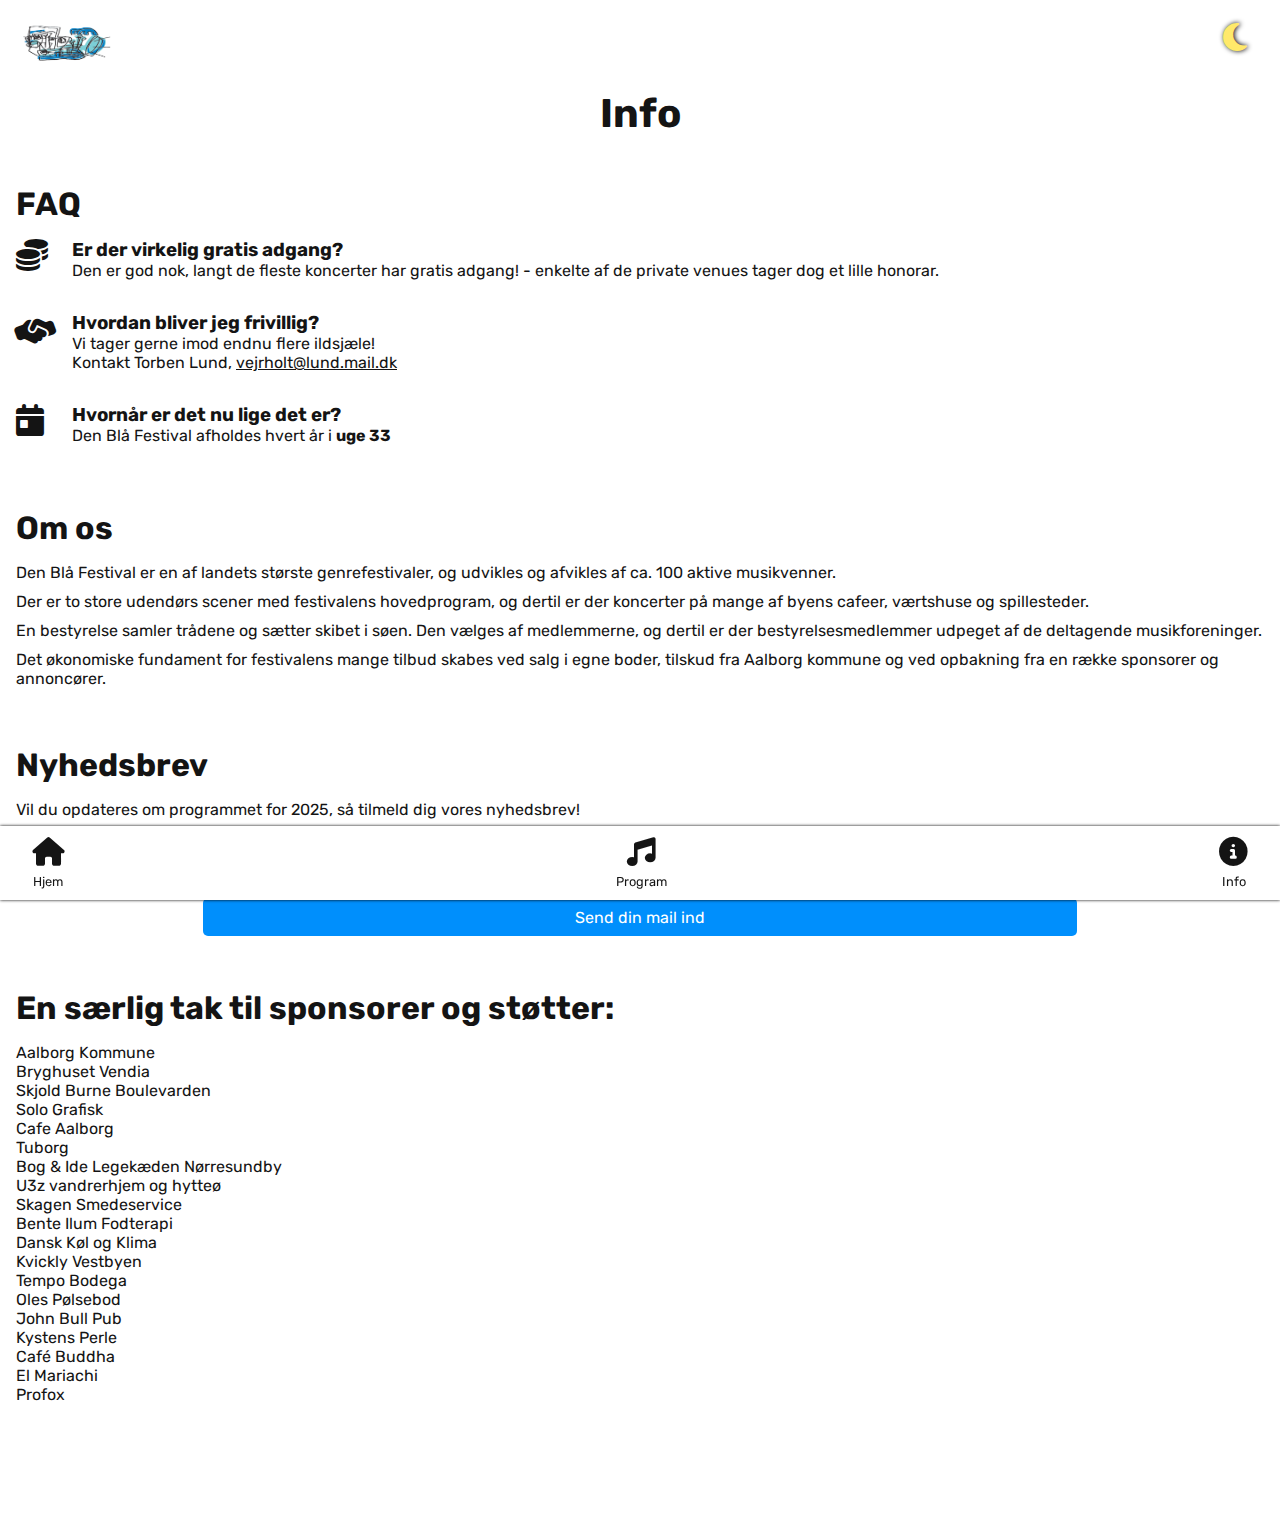
<file: info.html>
<!DOCTYPE html>
<html lang="en">
  <head>
    <meta charset="UTF-8" />
    <meta name="viewport" content="width=device-width, initial-scale=1.0" />
    <title>Info | Den Blå Festival</title>
    <link rel="stylesheet" href="./assets/css/styles.css" />
    <link
      rel="stylesheet"
      href="https://cdnjs.cloudflare.com/ajax/libs/font-awesome/6.7.2/css/all.min.css"
    />
    <script src="./assets/js/app.js" defer></script>
    <meta name="description" content="" />
  </head>
  <body>
    <header>
      <div class="headerIconWrapper">
        <img src="./assets/images/Logo fritlagt.png" alt="Logo" title="logo" />
        <button id="themeSwitch">
          <i class="fa-solid fa-moon"></i>
          <i class="fa-solid fa-sun"></i>
        </button>
      </div>
    </header>
    <main class="info_page">
      <h1>Info</h1>

      <section class="info_faq">
        <h2>FAQ</h2>

        <div class="info_faq1">
          <i class="fa-solid fa-coins"></i>
          <span class="text1">
            <h3>Er der virkelig gratis adgang?</h3>
            <p>
              Den er god nok, langt de fleste koncerter har gratis adgang! -
              enkelte af de private venues tager dog et lille honorar.
            </p>
          </span>
        </div>

        <div class="info_faq2">
          <i class="fa-solid fa-handshake-angle"></i>
          <span class="text2">
            <h3>Hvordan bliver jeg frivillig?</h3>
            <p>
              Vi tager gerne imod endnu flere ildsjæle! <br />
              Kontakt Torben Lund, <a href="mailto:vejrholt@lund.mail.dk">vejrholt@lund.mail.dk</a>
            </p>
          </span>
        </div>

        <div class="info_faq3">
          <i class="fa-solid fa-calendar-day"></i>
          <span class="text3">
            <h3>Hvornår er det nu lige det er?</h3>
            <p>Den Blå Festival afholdes hvert år i <strong>uge 33</strong></p>
          </span>
        </div
      </section>

      <section class="info_om_os">
        <h2>Om os</h2>
        <p>
          Den Blå Festival er en af landets største genrefestivaler, og udvikles
          og afvikles af ca. 100 aktive musikvenner.
        </p>

        <p>
          Der er to store udendørs scener med festivalens hovedprogram, og
          dertil er der koncerter på mange af byens cafeer, værtshuse og
          spillesteder.
        </p>
        <p>
          En bestyrelse samler trådene og sætter skibet i søen. Den vælges af
          medlemmerne, og dertil er der bestyrelsesmedlemmer udpeget af de
          deltagende musikforeninger.
        </p>
        <p>
          Det økonomiske fundament for festivalens mange tilbud skabes ved salg
          i egne boder, tilskud fra Aalborg kommune og ved opbakning fra en
          række sponsorer og annoncører.
        </p>
      </section>



      <section class="info_nyhedsbrev animNyhed nyhedHidden">
        <h2>Nyhedsbrev</h2>
        <p>
          Vil du opdateres om programmet for 2025, så tilmeld dig vores
          nyhedsbrev!
        </p>
        <fieldset class="nyhedsbrev_submit">
          <label for="email"></label>
          <input type="email" id="email" placeholder="Skriv din mail her" required
          />
          <input type="submit" id="submit" value="Send din mail ind" />
        </fieldset>
      </section>



      <section class="info_sponsorer">
              <h2>En særlig tak til sponsorer og støtter:</h2>
      <p>
        Aalborg Kommune <br />
        Bryghuset Vendia <br />
        Skjold Burne Boulevarden <br />
        Solo Grafisk <br />
        Cafe Aalborg <br />
        Tuborg <br />
        Bog & Ide Legekæden Nørresundby <br />
        U3z vandrerhjem og hytteø <br />
        Skagen Smedeservice <br />
        Bente Ilum Fodterapi <br />
        Dansk Køl og Klima <br />
        Kvickly Vestbyen <br />
        Tempo Bodega <br />
        Oles Pølsebod <br />
        John Bull Pub <br />
        Kystens Perle <br />
        Café Buddha <br />
        El Mariachi <br />
        Profox
      </p>
      </section>

    </main>

    <footer>
      <nav>
        <ul>
          <li>
            <a href="index.html"><i class="fa-solid fa-house icon"></i></a>
            <p>Hjem</p>
          </li>
          <li>
            <a href="program.html"><i class="fa-solid fa-music icon"></i></a>
            <p>Program</p>
          </li>
          <li>
            <a href="info.html"><i class="fa-solid fa-circle-info icon"></i></a>
            <p>Info</p>
          </li>
        </ul>
      </nav>
    </footer>
  </body>
</html>
</file>
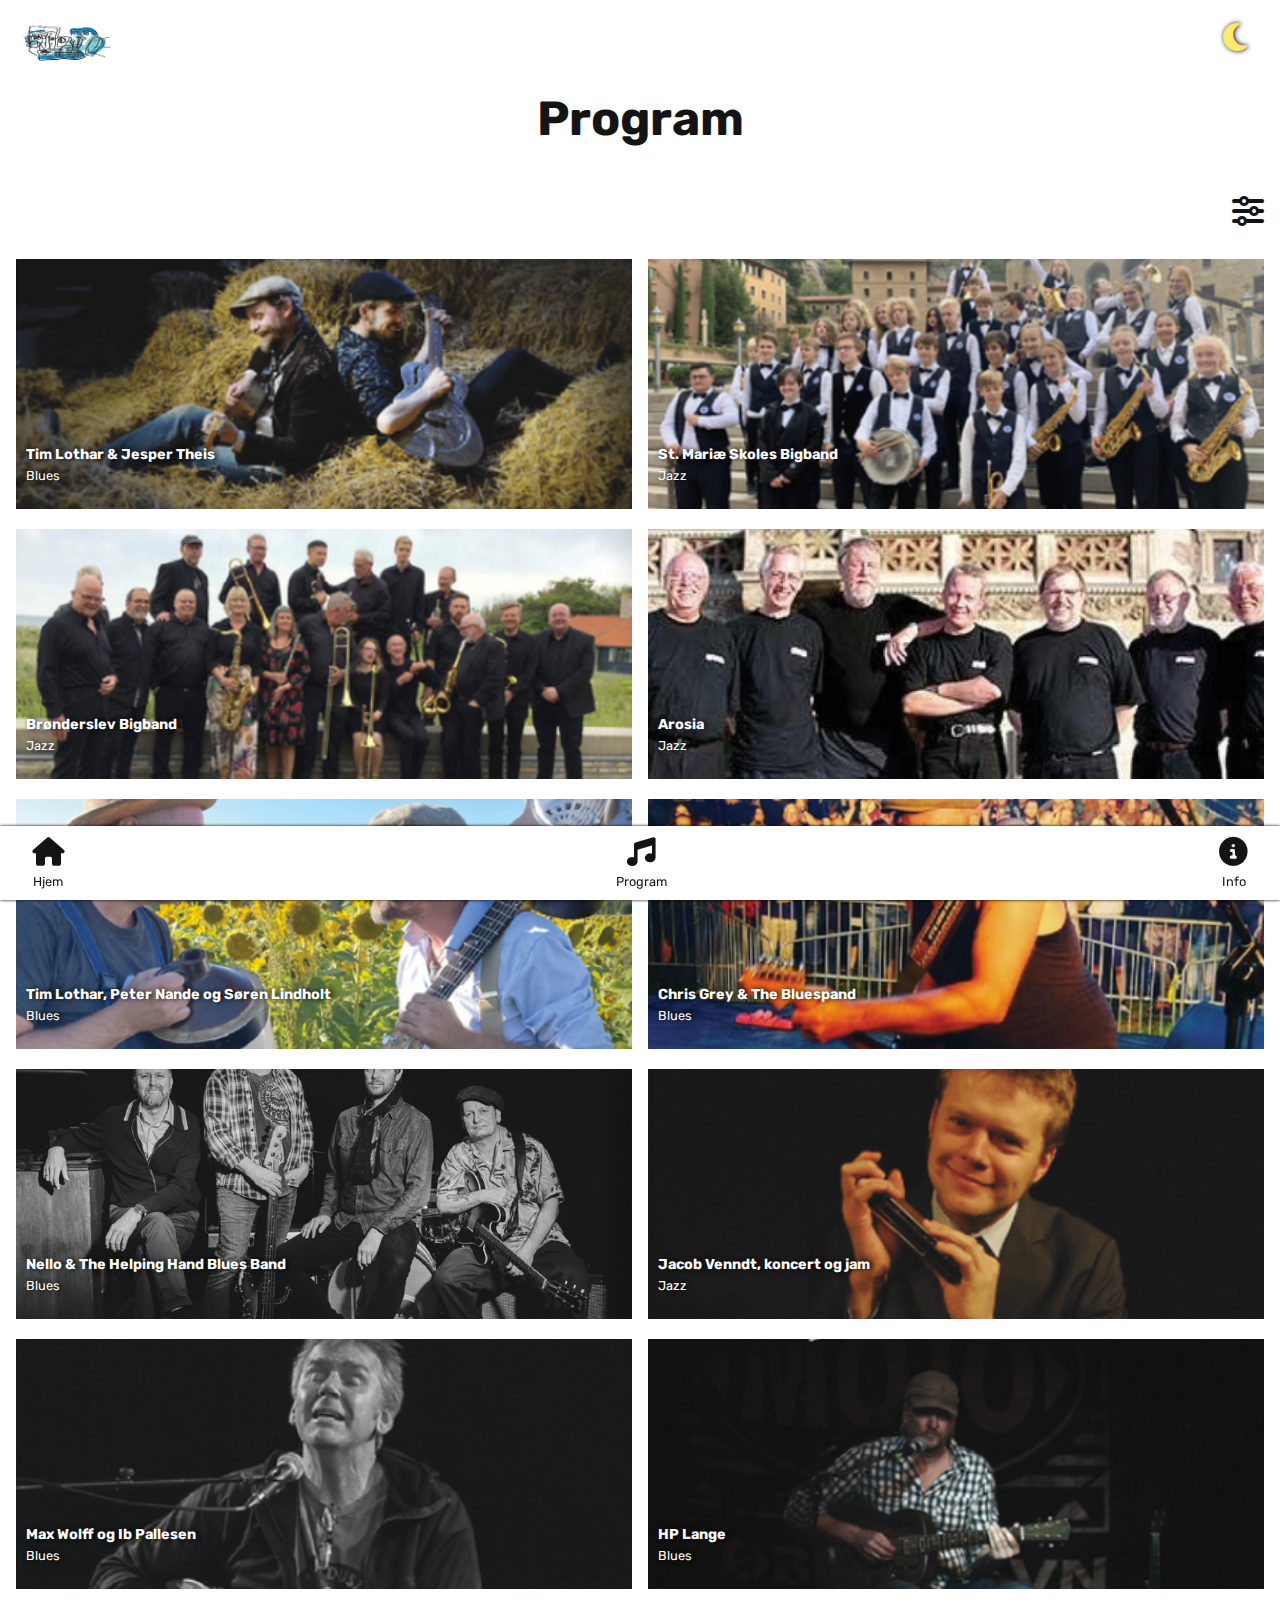
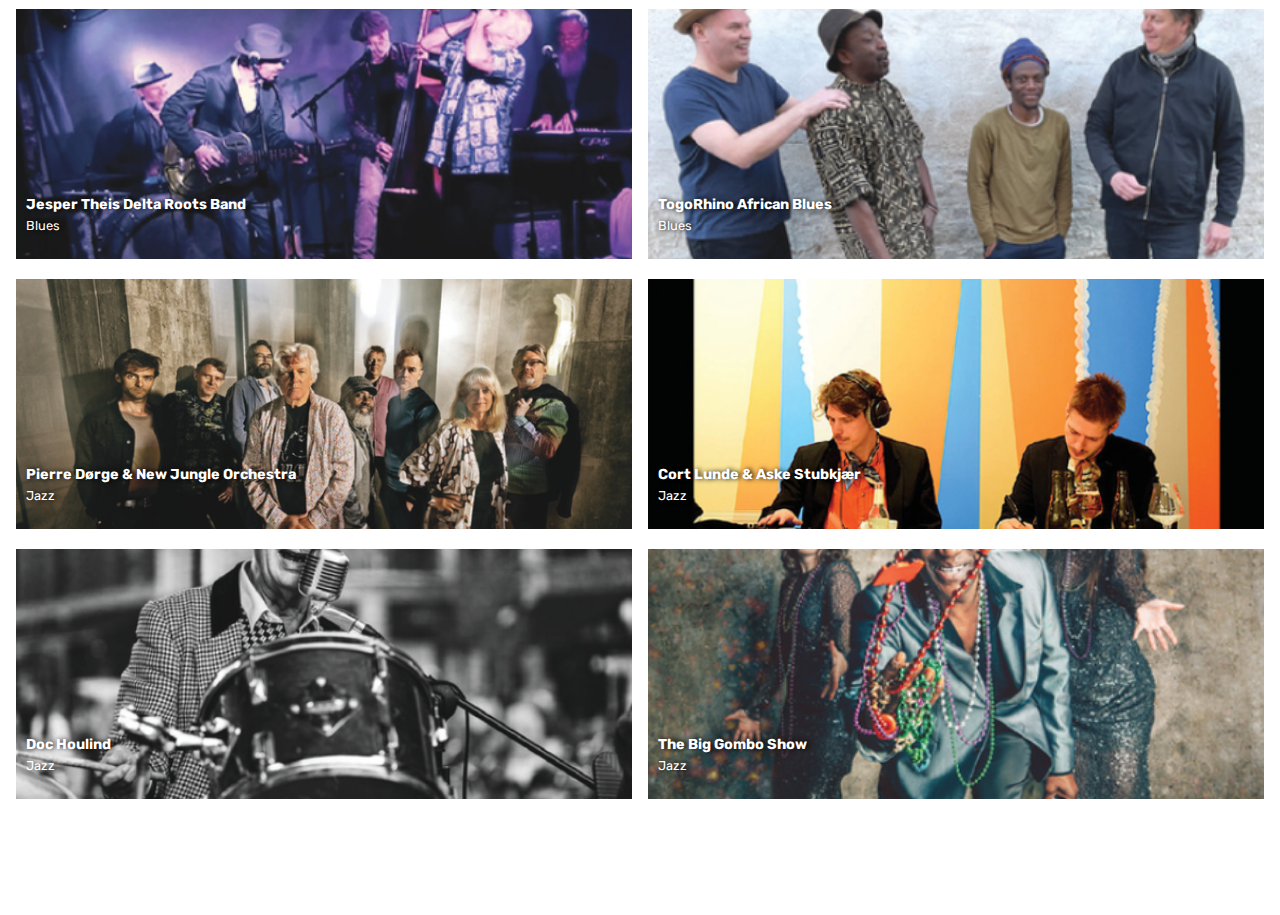
<file: program.html>
<!DOCTYPE html>
<html lang="en">
  <head>
    <meta charset="UTF-8" />
    <meta name="viewport" content="width=device-width, initial-scale=1.0" />
    <title>Program | Den Blå Festival</title>
    <link rel="stylesheet" href="./assets/css/styles.css" />
    <link
      rel="stylesheet"
      href="https://cdnjs.cloudflare.com/ajax/libs/font-awesome/6.7.2/css/all.min.css"
    />
    <script src="./assets/js/app.js" defer></script>
    <meta name="description" content="" />
  </head>
  <body>
    <header>
      <div class="headerIconWrapper">
        <img src="./assets/images/Logo fritlagt.png" alt="Logo" title="logo" />
        <button id="themeSwitch">
          <i class="fa-solid fa-moon"></i>
          <i class="fa-solid fa-sun"></i>
        </button>
      </div>
    </header>

    <main class="programMain">
      <h1 class="programH1">Program</h1>

      <section class="filter">
        <button class="openBtn"><i class="fa-solid fa-sliders"></i></button>
        <dialog>
          <button class="closeBtn"><i class="fa-solid fa-xmark"></i></button>

          <label for="genre">Genre:</label>

          <select name="genre" id="genre" value="genre">
            <option value="alle">All genres</option>
            <option value="jazz">Jazz</option>
            <option value="blues">Blues</option>
          </select>

          <label for="dage">Dage:</label>

          <select name="dage" id="dage" value="dage">
            <option value="alle">Alle dage</option>
            <option value="mandag">Mandag</option>
            <option value="tirsdag">Tirsdag</option>
            <option value="onsdag">Onsdag</option>
            <option value="torsdag">Torsdag</option>
            <option value="fredag">Fredag</option>
          </select>

          <label for="venue">Venues:</label>

          <select name="venue" id="venue" value="venue">
            <option value="alle">Alle venues</option>
            <option value="bluesscenen">Bluesscenen</option>
            <option value="jazzscenen">Jazzscenen</option>
            <option value="salling Rooftop">Salling Rooftop</option>
            <option value="ulla Terkelsen">Ulla Terkelsen</option>
            <option value="kaffeFair">kaffeFair</option>
            <option value="klostermarkskolen">Klostermarkskolen</option>
            <option value="quistwine">Quist Wine</option>
            <option value="studenterhuset">Studenterhuset</option>
          </select>
        </dialog>
      </section>

      <section class="program">
        <div
          data-genre="blues"
          data-date="onsdag"
          data-venue="salling Rooftop"
          data-name="p-1"
          class="card"
        >
          <img
            src="./assets/images/Blå Festival Billedemappe/Tim Lothar & Jesper Theis - Blues.png"
            alt="Billede af Tim Lothar & Jesper Theis"
          />
          <h6>Tim Lothar & Jesper Theis</h6>
          <p>Blues</p>
        </div>

        <div
          data-genre="jazz"
          data-date="torsdag"
          data-venue="jazzscenen"
          data-name="p-2"
          class="card"
        >
          <img
            src="./assets/images/Blå Festival Billedemappe/St. Mariæ Skoles Bigband - Jazz.png"
            alt="Billede af St. Mariæ Skoles Bigband"
          />
          <h6>St. Mariæ Skoles Bigband</h6>
          <p>Jazz</p>
        </div>

        <div
          data-genre="jazz"
          data-date="tirsdag"
          data-venue="ulla Terkelsen"
          data-name="p-3"
          class="card"
        >
          <img
            src="./assets/images/Blå Festival Billedemappe/Brønderslev Bigband - Jazz.png"
            alt="Billede af Brønderslev Bigband"
          />
          <h6>Brønderslev Bigband</h6>
          <p>Jazz</p>
        </div>

        <div
          data-genre="jazz"
          data-date="torsdag"
          data-venue="jazzscenen"
          data-name="p-4"
          class="card"
        >
          <img
            src="./assets/images/Blå Festival Billedemappe/Arosia - Jazz.png"
            alt="Billede af Arosia"
          />
          <h6>Arosia</h6>
          <p>Jazz</p>
        </div>

        <div
          data-genre="blues"
          data-date="torsdag"
          data-venue="bluesscenen"
          data-name="p-5"
          class="card"
        >
          <img
            src="./assets/images/Blå Festival Billedemappe/Tim Lothar, Peter Nande og Søren Lindholt - Blues.png"
            alt="Billede af Tim Lothar, Peter Nande og Søren Lindholt"
          />
          <h6>Tim Lothar, Peter Nande og Søren Lindholt</h6>
          <p>Blues</p>
        </div>

        <div
          data-genre="blues"
          data-date="torsdag"
          data-venue="bluesscenen"
          data-name="p-6"
          class="card"
        >
          <img
            src="./assets/images/Blå Festival Billedemappe/Chris Grey The Bluespand - Blues.png"
            alt="Billede af "
          />
          <h6>Chris Grey & The Bluespand</h6>
          <p>Blues</p>
        </div>

        <div
          data-genre="blues"
          data-date="torsdag"
          data-venue="bluesscenen"
          data-name="p-7"
          class="card"
        >
          <img
            src="./assets/images/Blå Festival Billedemappe/Nello & The Helping Hand Blues Band - Blues.png"
            alt="Billede af Nello & The Helping Hand Blues Band"
          />
          <h6>Nello & The Helping Hand Blues Band</h6>
          <p>Blues</p>
        </div>

        <div
          data-genre="jazz"
          data-date="torsdag"
          data-venue="klostermarkskolen"
          data-name="p-8"
          class="card"
        >
          <img
            src="./assets/images/Blå Festival Billedemappe/Jacob Venndt - Jazz.png"
            alt="Billede af Jacob Venndt, koncert og jam"
          />
          <h6>Jacob Venndt, koncert og jam</h6>
          <p>Jazz</p>
        </div>

        <div
          data-genre="blues"
          data-date="torsdag"
          data-venue="quistwine"
          data-name="p-9"
          class="card"
        >
          <img
            src="./assets/images/Blå Festival Billedemappe/Max Wolff og Ib Pallesen - Blues.png"
            alt="Billede af Max Wolff og Ib Pallesen"
          />
          <h6>Max Wolff og Ib Pallesen</h6>
          <p>Blues</p>
        </div>

        <div
          data-genre="blues"
          data-date="torsdag"
          data-venue="kaffeFair"
          data-name="p-10"
          class="card"
        >
          <img
            src="./assets/images/Blå Festival Billedemappe/HP Lange - Blues.png"
            alt="Billede af HP Lange"
          />
          <h6>HP Lange</h6>
          <p>Blues</p>
        </div>

        <div
          href="#"
          data-genre="blues"
          data-date="fredag"
          data-venue="bluesscenen"
          data-name="p-11"
          class="card"
        >
          <img
            src="./assets/images/Blå Festival Billedemappe/Jesper Theis Delta Roots.png"
            alt="Billede af Jesper Theis Delta Roots Band"
          />
          <h6>Jesper Theis Delta Roots Band</h6>
          <p>Blues</p>
        </div>

        <div
          href="#"
          data-genre="blues"
          data-date="fredag"
          data-venue="bluesscenen"
          data-name="p-12"
          class="card"
        >
          <img
            src="./assets/images/Blå Festival Billedemappe/TogoRhino African Blues.png"
            alt="Billede af TogoRhino African Blues"
          />
          <h6>TogoRhino African Blues</h6>
          <p>Blues</p>
        </div>

        <div
          href="#"
          data-genre="jazz"
          data-date="torsdag"
          data-venue="studenterhuset"
          data-name="p-13"
          class="card"
        >
          <img
            src="./assets/images/Blå Festival Billedemappe/pierre dørge & new jungle orchestra.png"
            alt="Billede af pierre dørge & new jungle orchestra"
          />
          <h6>Pierre Dørge & New Jungle Orchestra</h6>
          <p>Jazz</p>
        </div>

        <div
          href="#"
          data-genre="jazz"
          data-date="torsdag"
          data-venue="studenterhuset"
          data-name="p-14"
          class="card"
        >
          <img
            src="./assets/images/Blå Festival Billedemappe/Cort Lunde & Aske Stubkjær.png"
            alt="Billede af Cort Lunde & Aske Stubkjær"
          />
          <h6>Cort Lunde & Aske Stubkjær</h6>
          <p>Jazz</p>
        </div>

        <div
          href="#"
          data-genre="jazz"
          data-date="fredag"
          data-venue="jazzscenen"
          data-name="p-15"
          class="card"
        >
          <img
            src="./assets/images/Blå Festival Billedemappe/Doc Houlind.png"
            alt="Billede af Doc Houlind"
          />
          <h6>Doc Houlind</h6>
          <p>Jazz</p>
        </div>

        <div
          href="#"
          data-genre="jazz"
          data-date="fredag"
          data-venue="bluesscenen"
          data-name="p-16"
          class="card"
        >
          <img
            src="./assets/images/Blå Festival Billedemappe/The Big Gombo Show.png"
            alt="Billede af The Big Gombo Show"
          />
          <h6>The Big Gombo Show</h6>
          <p>Jazz</p>
        </div>
      </section>

      <section class="band_preview">
        <div class="preview-active" data-target="p-1">
          <i class="fas fa-times buttonClose"></i>
          <div class="image-container">
            <img
              src="./assets/images/Blå Festival Billedemappe/Tim Lothar & Jesper Theis - Blues.png"
              alt="Billede af Tim Lothar & Jesper Theis"
            />
            <h3>Tim Lothar & Jesper Theis</h3>
            <h4>Onsdag 16.00 • Salling ROOFTOP</h4>
            <p>
              Tim Lothar og Jesper Theis er kendt for deres rå og autentiske
              stil, kombineret med melodisk og teknisk imponerende spil. Begge
              musikere bringer en dyb passion for bluesmusikken, og deres unikke
              samspil skaber en dynamisk og fængslende lyd. De understøtter
              hinandens sange perfekt, hvilket resulterer i koncerter fyldt med
              intensitet, følelse og uforglemmelige musikalske øjeblikke. Sammen
              fanger de essensen af traditionel blues med et moderne twist.
            </p>
          </div>
        </div>

        <div class="preview-active" data-target="p-2">
          <i class="fas fa-times buttonClose"></i>
          <div class="image-container">
            <img
              src="./assets/images/Blå Festival Billedemappe/St. Mariæ Skoles Bigband - Jazz.png"
              alt="Billede af St. Mariæ Skoles Bigband"
            />
            <h3>St. Mariæ Skoles Bigband</h3>
            <h4>Torsdag 14.00 • Jazzscenen</h4>
            <p>
              Det populære lokale skoleband åbner jazzscenen på Den Blå
              Festival, med præsentation af unge, dygtige musikere.
            </p>
          </div>
        </div>

        <div class="preview-active" data-target="p-3">
          <i class="fas fa-times buttonClose"></i>
          <div class="image-container">
            <img
              src="./assets/images/Blå Festival Billedemappe/Brønderslev Bigband - Jazz.png"
              alt="Billede af Brønderslev Bigband"
            />
            <h3>Brønderslev Bigband</h3>
            <h4>Torsdag 16.00 • Jazzscenen</h4>
            <p>
              Det populære lokale skoleband åbner jazzscenen på Den Blå
              Festival, med præsentation af unge, dygtige musikere.
            </p>
          </div>
        </div>

        <div class="preview-active" data-target="p-4">
          <i class="fas fa-times buttonClose"></i>
          <div class="image-container">
            <img
              src="./assets/images/Blå Festival Billedemappe/Arosia - Jazz.png"
              alt="Billede af Arosia"
            />
            <h3>Arosia</h3>
            <h4>Torsdag 19.30 • Jazzscenen</h4>
            <p>
              Fra at være fodvarmere er bandet nået helt op til de fineste
              øregange og kan med stolthed fejre 50 års jubilæum.
              AROSIA........af mange kaldet “Århus Byorkester” startede helt
              tilbage i efteråret 1958 som “Århus Fodvarmere” med ganske unge
              musikere, der havde lysten og spillegejsten indenfor den
              traditionelle jazz. Orkestret er ikke tro overfor en bestemt
              stilart, men spiller de numre, der passer til humøret og
              situationen.
            </p>
          </div>
        </div>

        <div class="preview-active" data-target="p-5">
          <i class="fas fa-times buttonClose"></i>
          <div class="image-container">
            <img
              src="./assets/images/Blå Festival Billedemappe/Tim Lothar, Peter Nande og Søren Lindholt - Blues.png"
              alt="Billede af Tim Lothar, Peter Nande og Søren Lindholt"
            />
            <h3>Tim Lothar, Peter Nande og Søren Lindholt</h3>
            <h4>Torsdag 16.00 • Bluesscenen Toldbod Plads</h4>
            <p>
              Dyk ned i den rå, upolerede blues fra tiden før anden verdenskrig
              med tre autentiske musikere. Tim Lother på sang, guitar og
              fodtrommer, Peter Nande på mundharpe og baljebas, og Søren
              Lindholt på vaskebræt - en trio, der med sjæl og nærvær genskaber
              lyden af en svunden tid. Med rødderne solidt plantet i Mississippi
              Deltabluesens frugtbare muld, kanaliserer de tre herrer deres
              instrumenter på en måde, så man skulle tro, de var hentet direkte
              ud af 1930’ernes Amerika. Fra Tim Lothers hårdt prøvede
              guitarstrenge og rytmiske fodtramp over Peter Nandes sært klagende
              mundharpe og dybe stemme til Søren Lindholts insisterende
              vaskebrætgroove - det er som at træde ind i en gammel Juke Joint.
              Trioen formår at indkapsle essensen af førkrigsbluesens lidelse,
              længsel og livsmod med en nærmest skræmmende indlevelse. Deres
              musik er et vindue til en forgangen æra, hvor bluesen var en
              livsbekræftende nødvendighed, ikke bare underholdning. En sjælden
              tidslomme-oplevelse!
            </p>
          </div>
        </div>

        <div class="preview-active" data-target="p-6">
          <i class="fas fa-times buttonClose"></i>
          <div class="image-container">
            <img
              src="./assets/images/Blå Festival Billedemappe/Chris Grey The Bluespand - Blues.png"
              alt="Billede af Chris Grey The Bluespand"
            />
            <h3>Chris Grey The Bluespand</h3>
            <h4>Torsdag 18.00 • Bluesscenen Toldbod Plads</h4>
            <p>
              På utallige opfordringer vender det fynske funkblues-fænomen
              tilbage til Den Blå Festival. Siden deres Danish Blues
              Challenge-sejr i 2012 har trioen med musikalsk tæft, fantasi og
              legende lethed vundet fans verden over - ikke mindst med deres
              humoristiske musikvideoer, der er gået viralt på nettet. De to nye
              singler “I Get Horny” og “3 Boyz” lover igen en underspillet
              blanding af groove, funk, soul og bramfri blues. På scenen folder
              Chris Greys guitarer, Lars Frimodt-Møllers trommespil og Kasper
              Lauersens basgange sig ud i et farverigt og legende musikalsk
              univers spækket med humor og stor spilleglæde. Forvent en aften i
              den fede funk-blues’ ånd, når dette populære, fantasifulde band én
              gang til besøger Aalborg. Deres show er som et musikalsk
              festfyrværkeri - underholdende, medrivende og vældigt groovy!
            </p>
          </div>
        </div>

        <div class="preview-active" data-target="p-7">
          <i class="fas fa-times buttonClose"></i>
          <div class="image-container">
            <img
              src="./assets/images/Blå Festival Billedemappe/Nello & The Helping Hand Blues Band - Blues.png"
              alt="Billede af Nello & The Helping Hand Blues Band"
            />
            <h3>Nello & The Helping Hand Blues Band</h3>
            <h4>Torsdag 20.00 • Bluesscenen Toldbod Plads</h4>
            <p>
              I efteråret 2020 sprang Niels Nello Mogensen ud som frontman og
              forsanger for sit eget blues-band. Det er siden blevet til mere
              end 40 koncerter og begejstringen og flotte ord regner ned over
              orkesteret, toppet med en nominering til DMA - blues live prisen i
              2023. Det varierede repertoire er selvsagt blues i diverse
              afskygninger, men mange af numrene bliver leveret med et twist.
              Det gør koncertoplevelsen både sjov, vital og interessant. Og
              Niels Nello Mogensen optræder som en både karismatisk og
              gennemtrængende bluessanger!
            </p>
          </div>
        </div>

        <div class="preview-active" data-target="p-8">
          <i class="fas fa-times buttonClose"></i>
          <div class="image-container">
            <img
              src="./assets/images/Blå Festival Billedemappe/Jacob Venndt - Jazz.png"
              alt="Billede af Jacob Venndt, koncert og jam"
            />
            <h3>Jacob Venndt, koncert og jam</h3>
            <h4>Torsdag 17.00 • Klostermarksskolen</h4>
            <p>
              Kom og nyd en stemningsfuld fyraftenskoncert, når en samling
              rutinerede jazzmusikere fra Aalborg slår sig sammen med den
              mangesidede multiinstrumentalist Jacob Venndt. Denne unikke
              konstellation af talenter lover at byde på overraskende
              improvisationer og nytænkende fortolkninger af jazzens melodier.
              Efter koncerten åbner scenen for åben jazzjam, <br />
              Entre: 50kr <br />
              Arrangør: Jazzselskabet Aalborg <br />
              Sted: Tagterrassen på Klostermarksskolen
            </p>
          </div>
        </div>

        <div class="preview-active" data-target="p-9">
          <i class="fas fa-times buttonClose"></i>
          <div class="image-container">
            <img
              src="./assets/images/Blå Festival Billedemappe/Max Wolff og Ib Pallesen - Blues.png"
              alt="Billede af Max Wolff og Ib Pallesen"
            />
            <h3>Max Wolff og Ib Pallesen</h3>
            <h4>Torsdag 19.00 • Quist Wine</h4>
            <p>
              Max Wolff kommer med den ægte, rå og bramfri blues. Den
              karismatiske guitarist og sanger bevæger sig lige ind i sjælen af
              den klassiske Chicago-blues med sin dybe stemme og vituose spil.
              Med rødder i den Mississippifødte tradition lægger Wolff’s
              sceneshow vægt på det autentiske udtryk. En oplevelse der vil
              sætte dig tilbage i tid til den lille, svedige bluesklub. I aften
              med solid backing af Ib Pallesen på kontrabassen.
            </p>
          </div>
        </div>

        <div class="preview-active" data-target="p-10">
          <i class="fas fa-times buttonClose"></i>
          <div class="image-container">
            <img
              src="./assets/images/Blå Festival Billedemappe/HP Lange - Blues.png"
              alt="Billede af HP Lange"
            />
            <h3>HP Lange</h3>
            <h4>Torsdag 17.00 • KaffeFair - entre 150,-</h4>
            <p>
              I midten af 90erne boede HP Lange en periode i New Orleans. Han
              har taget de klassiske opskrifter fra sydstaterne med til Danmark.
              Den klassiske Louisiana ret Jambalaya kan laves på mange måder og
              bestå af forskellige ingredienser. Ligesom med gumboen laves en
              god fond på kyllinger. Man gemmer fond og kyllingekød.
              Grøntsagerne - den hellige treenighed - steges af sammen med
              pølser og krydderiblanding, som HP laver selv. Tomat tilsættes.
              Det gør risene også, samt fond. Det hele simrer sammen, og bliver
              til en herlig krydret paella-agtig ret. Der kan også tilsættes
              rejer eller andet skaldyr efter ønske. Serveres med pyntegrønt fx
              purløg og persille Kom og smag, oplev og lyt når HP spiller Slide
              Guitar og laver Jambalaya på KaffeFair Pris Inkl. Mad og koncert
              150,- Bestil bord på kaffefair.dk eller ring på: 99 30 10 50
            </p>
          </div>
        </div>

        <div class="preview-active" data-target="p-11">
          <i class="fas fa-times buttonClose"></i>
          <div class="image-container">
            <img
              src="./assets/images/Blå Festival Billedemappe/Jesper Theis Delta Roots.png"
              alt="Billede af Jesper Theis Delta Roots Band"
            />
            <h3>Jesper Theis Delta Roots Band</h3>
            <h4>Fredag 15.30 • Bluesscenen Toldbod Plads</h4>
            <p>
              Jesper Theis Delta Roots Band er kendt for deres autentiske og
              kraftfulde stil, der tager publikum med på en rejse tilbage til
              bluesens rødder. Frontmand Jesper Theis imponerer med sin rå vokal
              og dygtige guitarspil, mens bandet skaber en solid og dynamisk
              lyd. Med en passion for delta blues leverer de energiske og
              følelsesladede optrædener, der fanger essensen af den gamle
              bluesstil. Bandets unikke blanding af traditionelle og originale
              numre sikrer en uforglemmelig musikalsk oplevelse, hvor publikum
              kan mærke sjælen og intensiteten i hver tone.
            </p>
          </div>
        </div>

        <div class="preview-active" data-target="p-12">
          <i class="fas fa-times buttonClose"></i>
          <div class="image-container">
            <img
              src="./assets/images/Blå Festival Billedemappe/TogoRhino African Blues.png"
              alt="Billede af TogoRhino African Blues"
            />
            <h3>TogoRhino African Blues</h3>
            <h4>Fredag 17.30 • Bluesscenen Toldbod Plads</h4>
            <p>
              TogoRhino - Trance Blues & African Beats TogoRhino spiller et
              originalt mix af Vestafrikansk Ørkenblues, Mississippi Hill
              Country Blues og Gospel. Genren kan beskrives som “trance blues”
              eller “ørkenblues”, og er kendetegnet ved inciterende rytmer og en
              funky bund som svinger som ind i h…. Musikken er på en gang
              fængslende, hypnotiserende og beroligende, men samtidig pågående
              og fuld af sprudlende energi. Ofte tryllebindes publikum og kommer
              i en meditativ tilstand - hvor det kan være svært at sidde stille.
              Der er på én gang voldsomt og følsomt og kryber ind, så man kan
              miste fornemmelse af tid og sted. De fire erfarne musikere er
              altid legende, energiske, eksperimenterende og elsker at
              improvisere og finde nye veje. I kan glæde jer til musikalsk
              nærvær med et udadvendt band, der leverer “eksotisk” blues med rå
              energi og feel good attitude. Togorhino har netop udgivet deres
              debut album “Tales of Bobbi Niger”. Tjek dem ud på
              www.togorhino.com
            </p>
          </div>
        </div>

        <div class="preview-active" data-target="p-13">
          <i class="fas fa-times buttonClose"></i>
          <div class="image-container">
            <img
              src="./assets/images/Blå Festival Billedemappe/pierre dørge & new jungle orchestra.png"
              alt="Billede af Pierre Dørge & New Jungle Orchestra"
            />
            <h3>Pierre Dørge & New Jungle Orchestra</h3>
            <h4>
              Torsdag 19.30 • Studenterhuset - entre 100,- studerende 50,-
            </h4>
            <p>
              New Jungle Orchestra har via orkestrets rejser verden rundt
              defineret en lyd og et musikalsk udtryk, der opsamler
              inspirationer fra musik fra Grønland over Sibirien til Indien,
              Bali, USA, Afrika, Mellemøsten og Charlottenlund – inspirationer,
              der blandes, bindes sammen og formidles, så alle lyttere får noget
              med hjem. Inkarnerede jazzhadere er blevet omvendt til ubetingede
              jazzelskere efter to sæt i selskab med NJO, og selv de der har
              hørt NJO utallige gange får stadig en ordentlig en på opleveren,
              når Pierre Dørge og hans flok af veldresserede improvisatorer slår
              sig løs. Ved denne koncert kan vi forvente en blanding af
              nykomponerede værker og gamle hits i nye versioner.
            </p>
          </div>
        </div>

        <div class="preview-active" data-target="p-14">
          <i class="fas fa-times buttonClose"></i>
          <div class="image-container">
            <img
              src="./assets/images/Blå Festival Billedemappe/Cort Lunde & Aske Stubkjær.png"
              alt="Billede af Cort Lunde & Aske Stubkjær"
            />
            <h3>Cort Lunde & Aske Stubkjær</h3>
            <h4>Torsdag 21.00 • Studenterhuset</h4>
            <p>
              Cort Lunde er Thomas Cortes (bas, sampler m.m.) og Erik Lunde
              (trompet, fløjter m.m.). Duoen fortolker natur og kultur gennem en
              researchbaseret proces, der udvikler sig igennem instrumental
              synergi, digitale elektroakustiske processeringer og brug af
              feltoptagelser. Resultatet af dette er et semi-avantgarde
              jazztronica-univers, hvor samspillet mellem de bagvedliggende
              historier omkring fx planter, molekyler eller mytologiske væsener
              sammen med musikken skaber en enhed, der gør at vi lærer disse
              fænomener bedre at kende. Aske Stubkjær spiller nordisk-klingende
              jazz med en eksperimenterende tilgang. Numrene udspringer fra
              visuelle og auditive iagttagelser fra hverdagens naturlige
              handlinger. Han opfanger situationer i nuet, og prøver at omfavne
              tidspunktet i sin musik ved at bruge real-lyd og integrere
              momenterne i numrene.
            </p>
          </div>
        </div>

        <div class="preview-active" data-target="p-15">
          <i class="fas fa-times buttonClose"></i>
          <div class="image-container">
            <img
              src="./assets/images/Blå Festival Billedemappe/Doc Houlind.png"
              alt="Billede af Doc Houlind"
            />
            <h3>Doc Houlind</h3>
            <h4>Fredag 14.45 • Jazzscenen</h4>
            <p>
              Doc Houlinds Jazzorkester er en dynamisk og energisk jazzgruppe,
              der bringer traditionel New Orleans-jazz til live på en unik måde.
              Ledet af trommeslager og bandleder Doc Houlind er bandet kendt for
              deres autentiske og livlige fortolkning af klassisk jazzmusik. Med
              en dygtig sammensætning af musikere, herunder trompet, klarinet,
              trombone, piano, bas og banjo, skaber orkestret en uforglemmelig
              oplevelse for publikum. Doc Houlinds Jazzorkester har spillet på
              en række jazzfestivaler og klubber rundt om i Europa, hvor de
              altid får publikum til at danse og smile. Bandets repertoire
              inkluderer alt fra velkendte standarder til mere obskure perler
              fra jazzens guldalder. Med en blanding af teknisk dygtighed og
              smittende spilleglæde formår de at fange essensen af den gamle
              jazztid, samtidig med at de tilfører deres egen unikke stil.
            </p>
          </div>
        </div>

        <div class="preview-active" data-target="p-16">
          <i class="fas fa-times buttonClose"></i>
          <div class="image-container">
            <img
              src="./assets/images/Blå Festival Billedemappe/The Big Gombo Show.png"
              alt="Billede af The Big Gumbo Show"
            />
            <h3>The Big Gumbo Show</h3>
            <h4>Fredag 19.30 • Bluesscenen Toldbod Plads</h4>
            <p>
              The Big Gumbo Show er en musikalsk tidsrejse gennem musikken og
              kulturen i New Orleans, fortalt af den amerikanske sanger og
              entertainer Gregory Boyd. Vi vil tage dig med på en rejse gennem
              den tidlige New Orleans-musik som Mardi Gras indianere, Mahalia
              Jacksons gospelmusik, Louis Armstrongs jazz, et stop i jump
              blues-æraen og slutte med Mardi Grasmusik af Neville Brothers.
              Gumbo-showet byder på en autentisk oplevelse af New Orleans’
              farverige musikalske arv og atmosfære. Lad dig hvirvle med af de
              swingende rytmer, de fængslende historier og den medrivende energi
              fra denne unikke blanding af kunstnere.
            </p>
          </div>
        </div>
      </section>
    </main>

    <footer>
      <nav>
        <ul>
          <li>
            <a href="index.html"><i class="fa-solid fa-house icon"></i></a>
            <p>Hjem</p>
          </li>
          <li>
            <a href="program.html"><i class="fa-solid fa-music icon"></i></a>
            <p>Program</p>
          </li>
          <li>
            <a href="info.html"><i class="fa-solid fa-circle-info icon"></i></a>
            <p>Info</p>
          </li>
        </ul>
      </nav>
    </footer>
  </body>
</html>
</file>
<file: assets/css/styles.css>
/* TYPOGRAPHY */
/* ___________________________________ */
@import url('https://fonts.googleapis.com/css2?family=Playfair+Display:ital,wght@0,400..900;1,400..900&family=Rubik:ital,wght@0,300..900;1,300..900&display=swap');

/* 
font-family: "Playfair Display",serif;

font-family: "Rubik",serif;
 */


/* VARIABLES */
/* ___________________________________ */

:root {
    --text:#141414;
    --background: #fff;
    --cta: #008FFC;
    --sunMoon: #FFE96A;
    --footer: #fff;
    --email: #000000; 
}

.darkMode {
    --text: #fff;
    --background: #1B262C;
    --cta: #008FFC;
    --sunMoon: #FFE96A;
    --footer: #36454F;
}


/* GENERAL STYLING */
/* ___________________________________ */

* {
    box-sizing: border-box;
    margin: 0;
    padding: 0;
}


h1,
h2,
h3,
h4,
h5,
h6,
p, 
a, 
input {
font-family: "Rubik", serif;
color: var(--text);
}

h1 {
    text-align: center;
    font-size: 2.5rem;
    color: var(--text);

}

body {
    background: var(--background);
}

h2 {
    font-size: 2rem;
}

section {
    padding-block: 1rem;
}





/* HER STYLES INDEX.HTML */


/* Header Start */

header {
    display: grid;
    grid-template-columns: 1fr;
    position: relative;
}

header div {
    display: grid;
}


header i {
    font-size: 2rem;
    color: var(--sunMoon);
    text-shadow: 1px 0px 5px black;
    padding-right: 1.5rem;
}


header video {
    height: 40vh;
    width: 100%;
    object-fit: cover;
    position: relative;
    grid-row: 1;
    grid-column: 1;

}

.headerIconWrapper {
width: 100%;
display: flex;
justify-content: space-between;
align-items: center;
}

.headerIconWrapperForside {
position: absolute;
}

.headerIconWrapper button {
    z-index: 100;
    padding-right: 1rem;
}

header img {
    grid-row: 1;
    grid-column: 1;
    z-index: 1;
    width: 120px;
    padding: 0.5rem 0rem 0 1rem;
}

header a {
    grid-row: 1;
    grid-column: 1;
    z-index: 1;
    display: flex;
    justify-content: flex-end;
    text-decoration: none;
    padding: 1.5rem 2rem 0 0;
}



header h1 {
    grid-row: 1;
    grid-column: 1;
    z-index: 1;
    text-align: center;
    align-content: end;
    padding-bottom: 4rem;
    color: white;
    text-shadow: 2px 2px 10px black;
}
header p {
    grid-row: 1;
    grid-column: 1;
    z-index: 1;
    text-align: center;
    align-content: end;
    padding-bottom: 2rem;
    color: white;
    font-size: 1.3rem;
    text-shadow: 2px 2px 10px black;

}

/* Header Slut */



/* Main Start */

.forsideMain{
    padding-inline:1rem;
}


.omOs {
    display: grid;
    gap: 1rem;
}

.omOs h2 {
    font-size: 2.5rem;
}

.omOs p {
    font-size: 1rem;
}

.omOs a {
    text-align: center;
    width: 70%;
    margin: 0 auto;
    background-color: var(--cta);
    padding: 0.6rem 2rem;
    color: white;
    text-decoration: none;
    border-radius: 6px;
    font-size: 1rem;
}


/* carousel */

.carousel {
    display: flex;
    position: relative;
    align-items: center;
    padding-top: 0.5rem;
}

.carousel img {
    width: 92vw;
    height: 220px;
    object-fit: cover;
    position: relative;
}

.carousel h6 {
    position: absolute;
    bottom: 30px;
    left: 1rem;
    color: white;
    font-size: 0.9rem;
    text-shadow: 2px 0px 5px black;
}

.spanRight{
    font-size: 2rem;
    color: #fff;
    position: absolute;
    z-index: 99;
    right: 0;
    text-shadow: 2px 0px 5px black;

}

.spanLeft {
    font-size: 2rem;
    color: #fff;
    position: absolute;
    z-index: 99;
    text-shadow: 2px 0px 5px black;
}
/* Main Slut */







/* Footer Start */

footer {
    width: 100%;
    padding: 0.7rem 1rem;
    position: fixed;
    bottom: 0;
    left: 0;
    z-index: 1000;
    box-shadow: 0 0 3px 0px ;
    background-color: var(--footer);
}


footer nav ul{
    display: flex;
    justify-content: space-between;
    align-items: center;
    list-style-type: none;
}


footer a {
    padding-inline: 1rem;
}


footer i {
    color: var(--text);
    font-size: 1.8rem;
    color: var(--text);
}

footer p {
    text-align: center;
    padding-top: 0.5rem;
    font-size: 0.8rem;
}




/* Footer slut */







/* HER STYLES INFO.HTML */
/* https://fontawesome.com/icons/coins?f=classic&s=solid */
/* https: //fontawesome.com/icons/calendar-day?f=classic&s=solid  */
/* https: //fontawesome.com/icons/handshake-simple?f=classic&s=solid */

.info_page {
    padding: 1rem;
}


.info_faq i {
    font-size: 2rem;
    color: var(--text);
    width: 30px;
}

.info_faq1 {
    display: flex;
    align-items: flex-start;
    gap: 10px;
    margin-bottom: 2rem;
}

.info_faq2 {
    display: flex;
    align-items: flex-start;
    gap: 10px;
    margin-bottom: 2rem;
}

.info_faq2 i {
    transform: rotate(25deg);
}

.info_faq3 {
    display: flex;
    align-items: flex-start;
    gap: 10px;
    margin-bottom: 2rem;
}

.info_faq {
    margin-top: 1rem;
    margin-bottom: 1rem;
}

.info_faq i {
    margin-right: 1rem;
}

.info_faq p {
    /* margin: 0; */
    color: var(--text);
}

.info_page h2 {
    margin-top: 1rem;
    margin-bottom: 1rem;
    color: var(--text);
}

.info_faq h3 {
    font-weight: 700;
    color: var(--text);
}

.info_om_os p {
    margin-bottom: 10px;
    color: var(--text);
}

.forsideNyhedsbrev {
    margin-bottom: 6rem;
}

.info_nyhedsbrev p {
    color: var(--text);
}

.info_sponsorer {
    margin-bottom: 4rem;
}




/* Info side - Nyhedsbrev CTA */
.nyhedsbrev_submit {
    display: flex;
    flex-direction: column;
    align-items: center;
    border: none;
}

#email {
    width: 70%;
    background-color: #d9d9d9;
    border-radius: 5px;
    text-align: center;
    padding-block: 0.6rem;
    font-size: 1rem;
    color: var(--email);
}


#submit {
    width: 70%;
    margin: 5px;
    padding-block: 0.6rem;
    background-color: #008ffc;
    border-radius: 5px;
    color: white;
    font-size: 1rem;
    border: none;
    cursor: pointer;
}



/* HER STYLES PROGRAM.HTML */


.program {
    display: grid;
    grid-template-columns: 1fr 1fr;
    gap: 1rem;
    padding-inline: 1rem;
    margin-bottom: 6rem;
    cursor: pointer;
}

.program img {
    width: 100%;
    height: 250px;
    object-fit: cover;
}

.program div {
position: relative;
}

.program h6 {
    position: absolute;
    bottom: 50px;
    left: 10px;
    color: white;
    font-size: 0.9rem;
    text-shadow: 2px 0px 5px black;
}

.program p {
    position: absolute;
    bottom: 30px;
    left: 10px;
    color: white;
    font-size: 0.8rem;
    text-shadow: 2px 0px 5px black;
}

.programHeader {
    display: flex;
    justify-content: space-between;
    align-items: center;
}

.programH1 {
    text-align: center;
    padding-block: 1rem 2rem;
    font-size: 3rem;
}


/* HER STYLES FILTER */

.filter {
    display: flex;
    justify-content: end;
    padding-inline: 1rem;
}

.closeBtn{
    display: flex;
    width: 100%;
    justify-content: end;
    background: none;
    border: none;
}

.closeBtn i{
    font-size: 2.5rem;
}


.openBtn i{
    color: var(--text);
    font-size: 2rem;
    text-shadow: 1px 1px 7px black;
    text-shadow: none;
}

.openBtn {
    background: none;
    border: none;
    cursor: pointer;
}

dialog {
    margin: 16.5rem auto 0 auto;
    width: 100%;
    padding: 1rem;
}

select{
    width: 100%;
    font-size: 1.5rem;
    padding: 1rem;
    margin-bottom: 1.5rem;
    font-family: "Rubik", serif;
}

label {
    font-size: 1.5rem;
    padding-block: 1rem;
}

.hidden {
    display: none;
}



/* FIlter slut */

#themeSwitch i:last-child{
   display: none;
}

.darkMode #themeSwitch i:first-child{
    display: none;
}

.darkMode #themeSwitch i:last-child{
    display: block;
}



#themeSwitch {
    width: 50px;
    height: 50px;
    background: none;
    border: none;
    display: flex;
    justify-content: center;
    align-items: center;

}

/* Band Preview */
 
.band_preview {
  display: none;
  position: fixed;
  top: 0;
  left: 0;
  width: 100%;
  height: 100%;
  background: rgba(0, 0, 0, 0.7);
  justify-content: center;
  align-items: center;
  z-index: 1000;
  padding-bottom: 50px;
}
 
.band_preview .preview-active {
  display: none;
  background: var(--background);
  padding: 20px;
  width: 80%;
  position: relative;
  box-shadow: 0 4px 10px rgba(0, 0, 0, 0.1);
  transition: transform 0.3s ease-in-out;
  margin-block: 50px;
  max-height: 90vh;
  overflow-y: auto;
}
 
.band_preview .preview-active.active {
  display: block;
  transform: translateY(0);
  padding-bottom: 30px;
}
 
.band_preview .image-container img {
  width: 100%;
  max-width: 100%;
  height: auto;
}
 
.buttonClose {
  position: absolute;
  top: 10px;
  right: 10px;
  font-size: 2.5rem;
  cursor: pointer;
  color: var(--text);
  background: none;
  border: none;
  padding: 0.5rem 0.5rem 1rem 0;
}


 
.band_preview.active {
    
  display: flex;
  opacity: 1;
  transition: opacity 0.3s ease-in-out;
}
 
.band_preview .image-container {
  padding-top: 50px;
  text-align: left;
}
 
.band_preview h3 {
  font-size: 24px;
  margin-top: 5px;
}
 
.band_preview h4 {
  margin-block: 1rem;
}
 
.band_preview p {
  font-size: 16px;
  margin-top: 10px;
  line-height: 1.5;
  padding-bottom: 50px;
}
 
/* Band Preview End */
</file>
